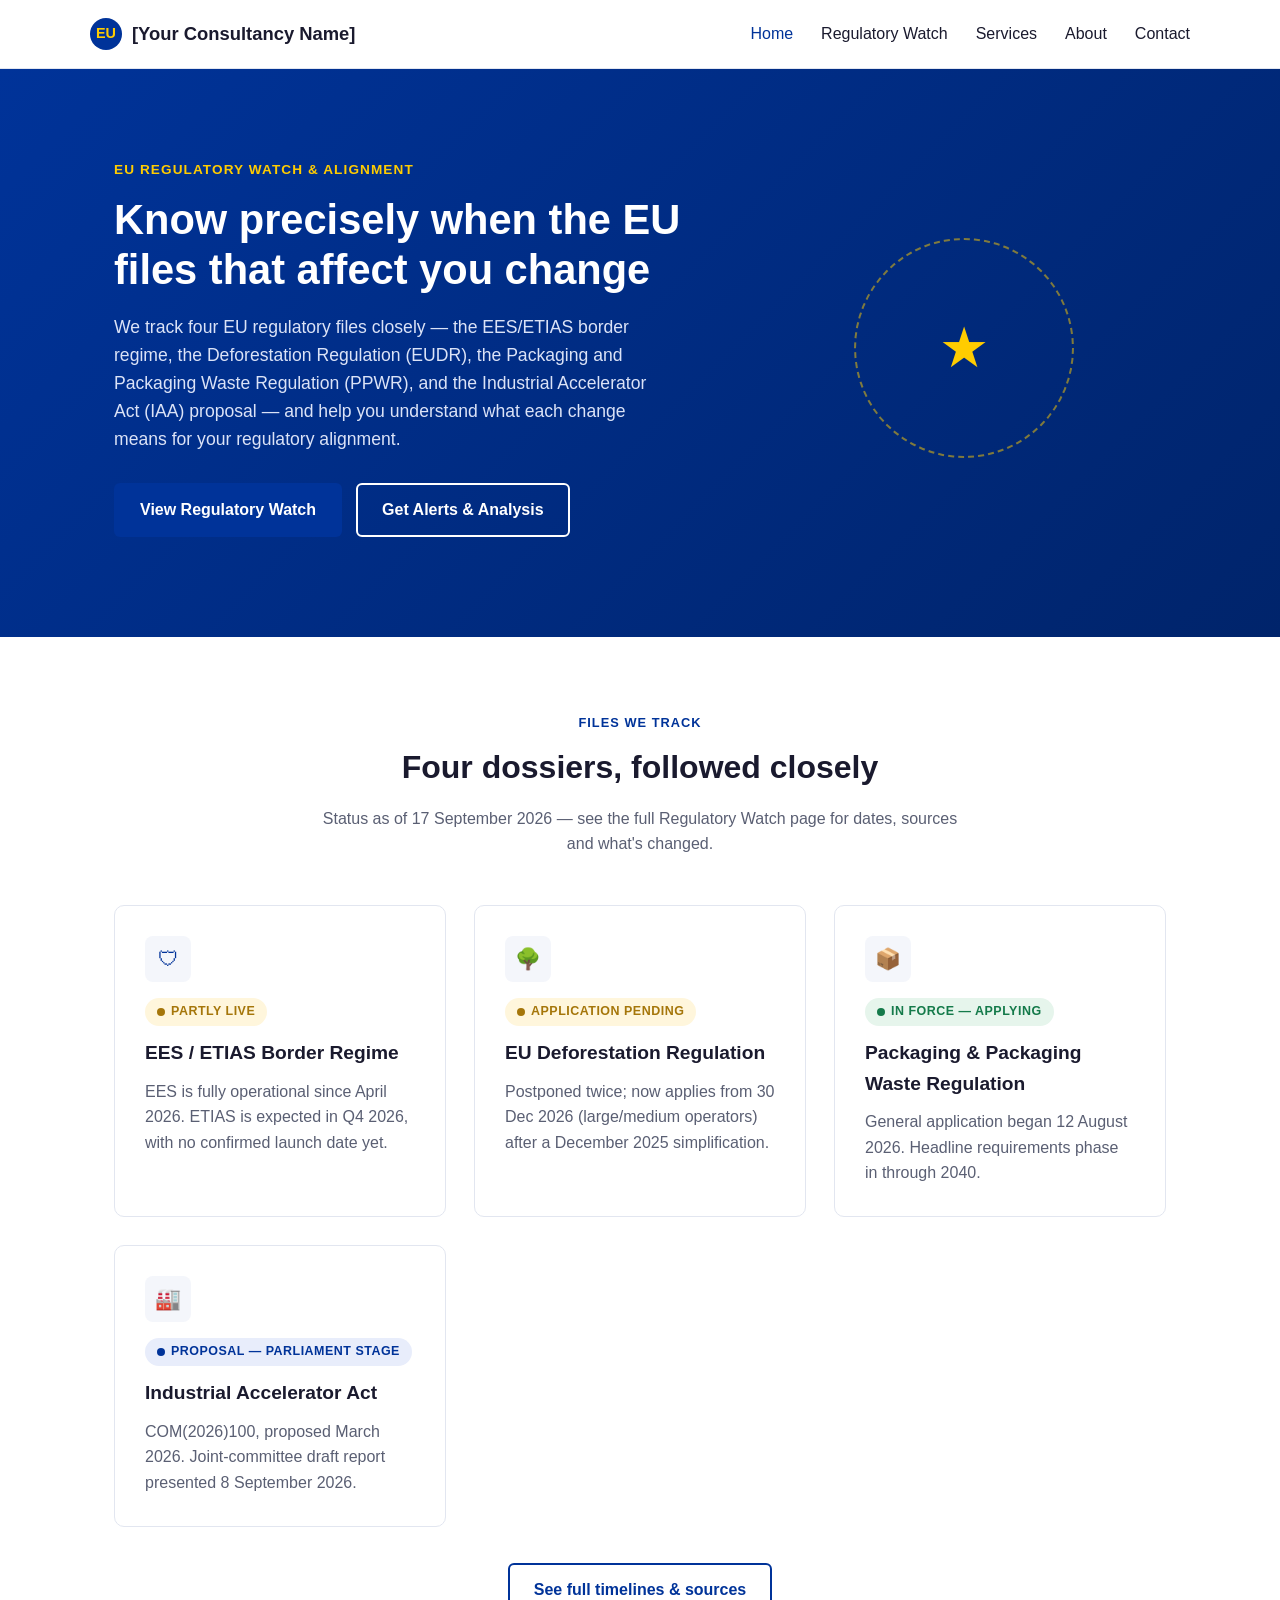
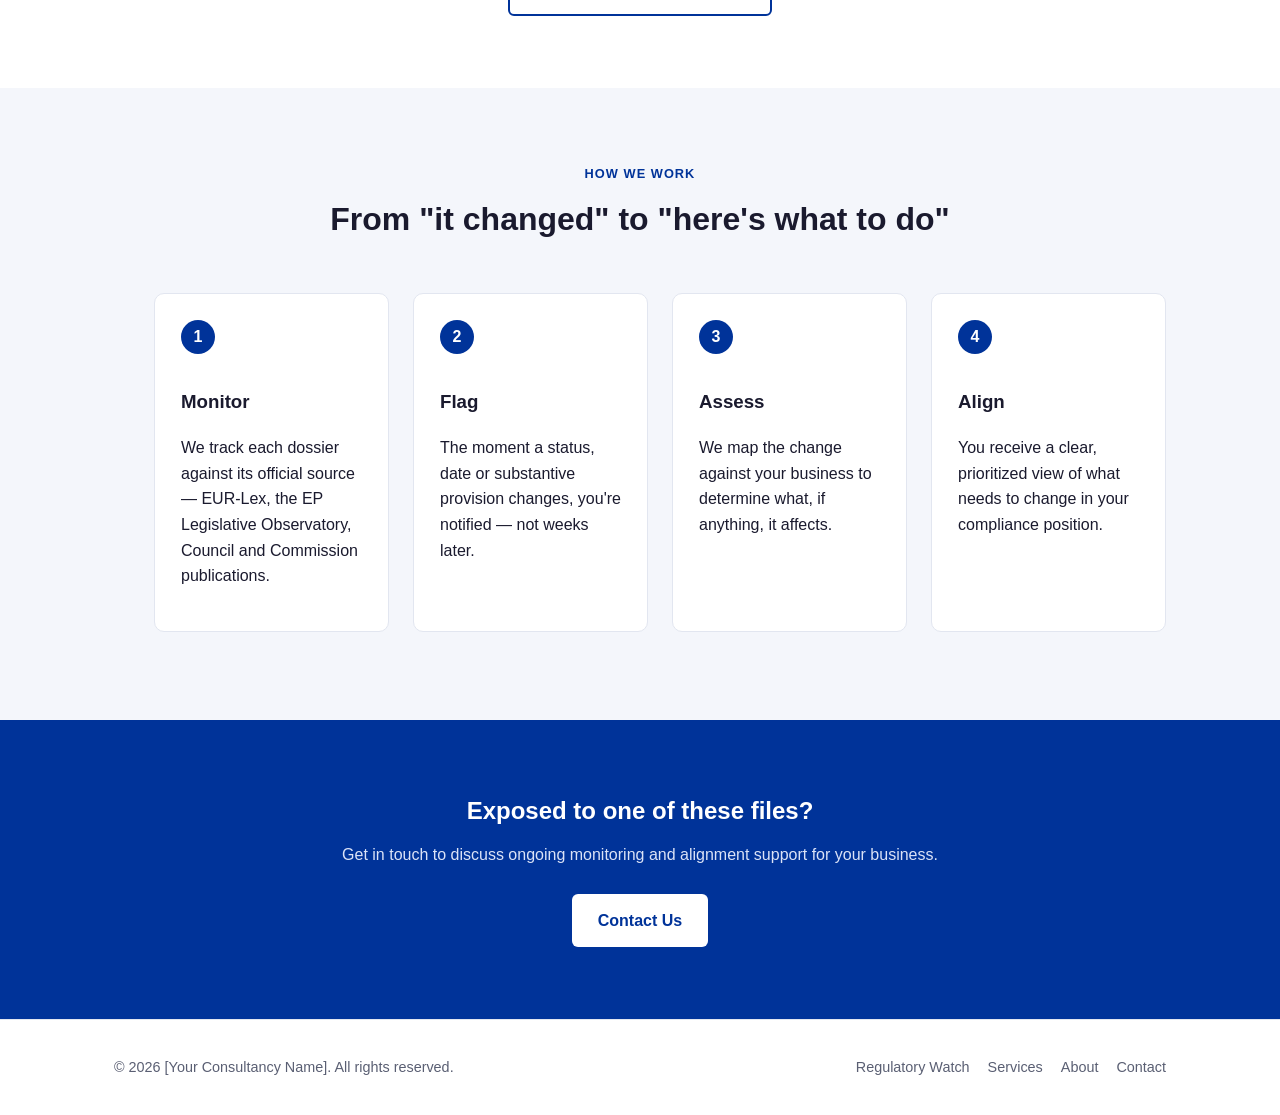
<file: index.html>
<!DOCTYPE html>
<html lang="en">
<head>
<meta charset="UTF-8" />
<meta name="viewport" content="width=device-width, initial-scale=1.0" />
<title>[Your Consultancy Name] — EU Regulatory Watch &amp; Alignment</title>
<meta name="description" content="Tracking the EES/ETIAS border regime, EUDR, PPWR and the Industrial Accelerator Act — and what each change means for your regulatory alignment." />
<link rel="stylesheet" href="css/style.css" />
</head>
<body>

<header class="site-header">
  <nav class="nav container">
    <a href="index.html" class="brand">
      <span class="stars">EU</span>
      [Your Consultancy Name]
    </a>
    <button class="nav-toggle" aria-label="Toggle navigation">&#9776;</button>
    <ul class="nav-links">
      <li><a href="index.html" class="active">Home</a></li>
      <li><a href="regulatory-watch.html">Regulatory Watch</a></li>
      <li><a href="services.html">Services</a></li>
      <li><a href="about.html">About</a></li>
      <li><a href="contact.html">Contact</a></li>
    </ul>
  </nav>
</header>

<main>

  <section class="hero">
    <div class="container">
      <div class="hero-copy">
        <span class="eyebrow">EU Regulatory Watch &amp; Alignment</span>
        <h1>Know precisely when the EU files that affect you change</h1>
        <p>
          We track four EU regulatory files closely — the EES/ETIAS border regime, the
          Deforestation Regulation (EUDR), the Packaging and Packaging Waste Regulation
          (PPWR), and the Industrial Accelerator Act (IAA) proposal — and help you understand
          what each change means for your regulatory alignment.
        </p>
        <div class="hero-actions">
          <a href="regulatory-watch.html" class="btn btn-primary">View Regulatory Watch</a>
          <a href="contact.html" class="btn btn-secondary">Get Alerts &amp; Analysis</a>
        </div>
      </div>
      <div class="hero-visual">
        <div class="stars-ring"></div>
      </div>
    </div>
  </section>

  <section>
    <div class="container">
      <div class="section-heading">
        <span class="eyebrow">Files We Track</span>
        <h2>Four dossiers, followed closely</h2>
        <p>Status as of 17 September 2026 — see the full Regulatory Watch page for dates, sources and what's changed.</p>
      </div>
      <div class="grid">
        <div class="card">
          <div class="icon">&#128737;</div>
          <span class="badge badge-pending" style="margin-bottom:12px;">Partly live</span>
          <h3>EES / ETIAS Border Regime</h3>
          <p>EES is fully operational since April 2026. ETIAS is expected in Q4 2026, with no confirmed launch date yet.</p>
        </div>
        <div class="card">
          <div class="icon">&#127795;</div>
          <span class="badge badge-pending" style="margin-bottom:12px;">Application pending</span>
          <h3>EU Deforestation Regulation</h3>
          <p>Postponed twice; now applies from 30 Dec 2026 (large/medium operators) after a December 2025 simplification.</p>
        </div>
        <div class="card">
          <div class="icon">&#128230;</div>
          <span class="badge badge-live" style="margin-bottom:12px;">In force — applying</span>
          <h3>Packaging &amp; Packaging Waste Regulation</h3>
          <p>General application began 12 August 2026. Headline requirements phase in through 2040.</p>
        </div>
        <div class="card">
          <div class="icon">&#127981;</div>
          <span class="badge badge-proposal" style="margin-bottom:12px;">Proposal — Parliament stage</span>
          <h3>Industrial Accelerator Act</h3>
          <p>COM(2026)100, proposed March 2026. Joint-committee draft report presented 8 September 2026.</p>
        </div>
      </div>
      <div style="text-align:center; margin-top:36px;">
        <a href="regulatory-watch.html" class="btn btn-secondary">See full timelines &amp; sources</a>
      </div>
    </div>
  </section>

  <section class="section-alt">
    <div class="container">
      <div class="section-heading">
        <span class="eyebrow">How We Work</span>
        <h2>From "it changed" to "here's what to do"</h2>
      </div>
      <ol class="process">
        <li>
          <h3>Monitor</h3>
          <p>We track each dossier against its official source — EUR-Lex, the EP Legislative Observatory, Council and Commission publications.</p>
        </li>
        <li>
          <h3>Flag</h3>
          <p>The moment a status, date or substantive provision changes, you're notified — not weeks later.</p>
        </li>
        <li>
          <h3>Assess</h3>
          <p>We map the change against your business to determine what, if anything, it affects.</p>
        </li>
        <li>
          <h3>Align</h3>
          <p>You receive a clear, prioritized view of what needs to change in your compliance position.</p>
        </li>
      </ol>
    </div>
  </section>

  <section class="cta-band">
    <div class="container">
      <h2>Exposed to one of these files?</h2>
      <p>Get in touch to discuss ongoing monitoring and alignment support for your business.</p>
      <a href="contact.html" class="btn btn-primary" style="background:#fff;color:var(--eu-blue);">Contact Us</a>
    </div>
  </section>

</main>

<footer class="site-footer">
  <div class="container footer-row">
    <span>&copy; 2026 [Your Consultancy Name]. All rights reserved.</span>
    <div class="footer-links">
      <a href="regulatory-watch.html">Regulatory Watch</a>
      <a href="services.html">Services</a>
      <a href="about.html">About</a>
      <a href="contact.html">Contact</a>
    </div>
  </div>
</footer>

<script src="js/main.js"></script>
</body>
</html>
</file>
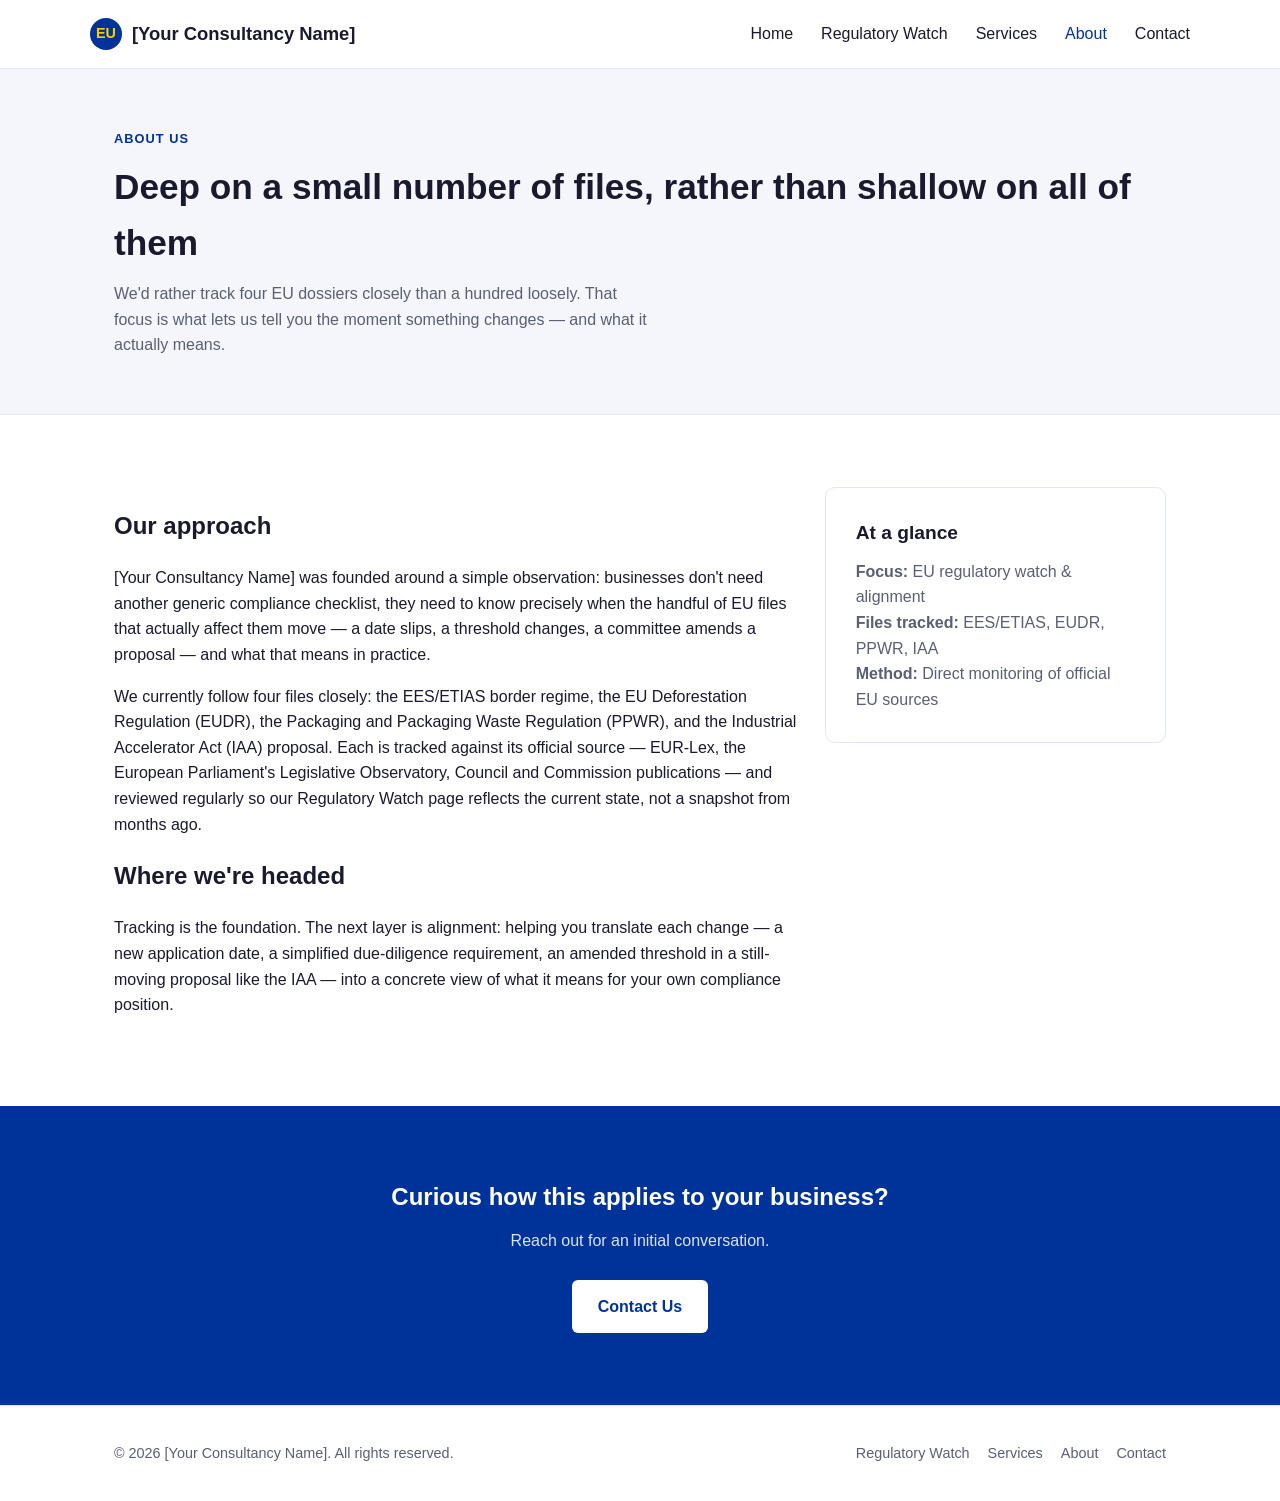
<file: about.html>
<!DOCTYPE html>
<html lang="en">
<head>
<meta charset="UTF-8" />
<meta name="viewport" content="width=device-width, initial-scale=1.0" />
<title>About — [Your Consultancy Name]</title>
<meta name="description" content="About [Your Consultancy Name], an EU regulatory watch and alignment advisory tracking the EES/ETIAS regime, EUDR, PPWR and the Industrial Accelerator Act." />
<link rel="stylesheet" href="css/style.css" />
</head>
<body>

<header class="site-header">
  <nav class="nav container">
    <a href="index.html" class="brand">
      <span class="stars">EU</span>
      [Your Consultancy Name]
    </a>
    <button class="nav-toggle" aria-label="Toggle navigation">&#9776;</button>
    <ul class="nav-links">
      <li><a href="index.html">Home</a></li>
      <li><a href="regulatory-watch.html">Regulatory Watch</a></li>
      <li><a href="services.html">Services</a></li>
      <li><a href="about.html" class="active">About</a></li>
      <li><a href="contact.html">Contact</a></li>
    </ul>
  </nav>
</header>

<main>

  <section class="page-header">
    <div class="container">
      <span class="eyebrow">About Us</span>
      <h1>Deep on a small number of files, rather than shallow on all of them</h1>
      <p>We'd rather track four EU dossiers closely than a hundred loosely. That focus is what lets us tell you the moment something changes — and what it actually means.</p>
    </div>
  </section>

  <section>
    <div class="container">
      <div class="grid" style="grid-template-columns: 2fr 1fr; align-items: start;">
        <div>
          <h2>Our approach</h2>
          <p>
            [Your Consultancy Name] was founded around a simple observation: businesses don't
            need another generic compliance checklist, they need to know precisely when the
            handful of EU files that actually affect them move — a date slips, a threshold
            changes, a committee amends a proposal — and what that means in practice.
          </p>
          <p>
            We currently follow four files closely: the EES/ETIAS border regime, the EU
            Deforestation Regulation (EUDR), the Packaging and Packaging Waste Regulation
            (PPWR), and the Industrial Accelerator Act (IAA) proposal. Each is tracked against
            its official source — EUR-Lex, the European Parliament's Legislative Observatory,
            Council and Commission publications — and reviewed regularly so our Regulatory
            Watch page reflects the current state, not a snapshot from months ago.
          </p>
          <h2>Where we're headed</h2>
          <p>
            Tracking is the foundation. The next layer is alignment: helping you translate each
            change — a new application date, a simplified due-diligence requirement, an amended
            threshold in a still-moving proposal like the IAA — into a concrete view of what it
            means for your own compliance position.
          </p>
        </div>
        <div>
          <div class="card">
            <h3>At a glance</h3>
            <p><strong>Focus:</strong> EU regulatory watch &amp; alignment</p>
            <p><strong>Files tracked:</strong> EES/ETIAS, EUDR, PPWR, IAA</p>
            <p><strong>Method:</strong> Direct monitoring of official EU sources</p>
          </div>
        </div>
      </div>
    </div>
  </section>

  <section class="cta-band">
    <div class="container">
      <h2>Curious how this applies to your business?</h2>
      <p>Reach out for an initial conversation.</p>
      <a href="contact.html" class="btn btn-primary" style="background:#fff;color:var(--eu-blue);">Contact Us</a>
    </div>
  </section>

</main>

<footer class="site-footer">
  <div class="container footer-row">
    <span>&copy; 2026 [Your Consultancy Name]. All rights reserved.</span>
    <div class="footer-links">
      <a href="regulatory-watch.html">Regulatory Watch</a>
      <a href="services.html">Services</a>
      <a href="about.html">About</a>
      <a href="contact.html">Contact</a>
    </div>
  </div>
</footer>

<script src="js/main.js"></script>
</body>
</html>
</file>
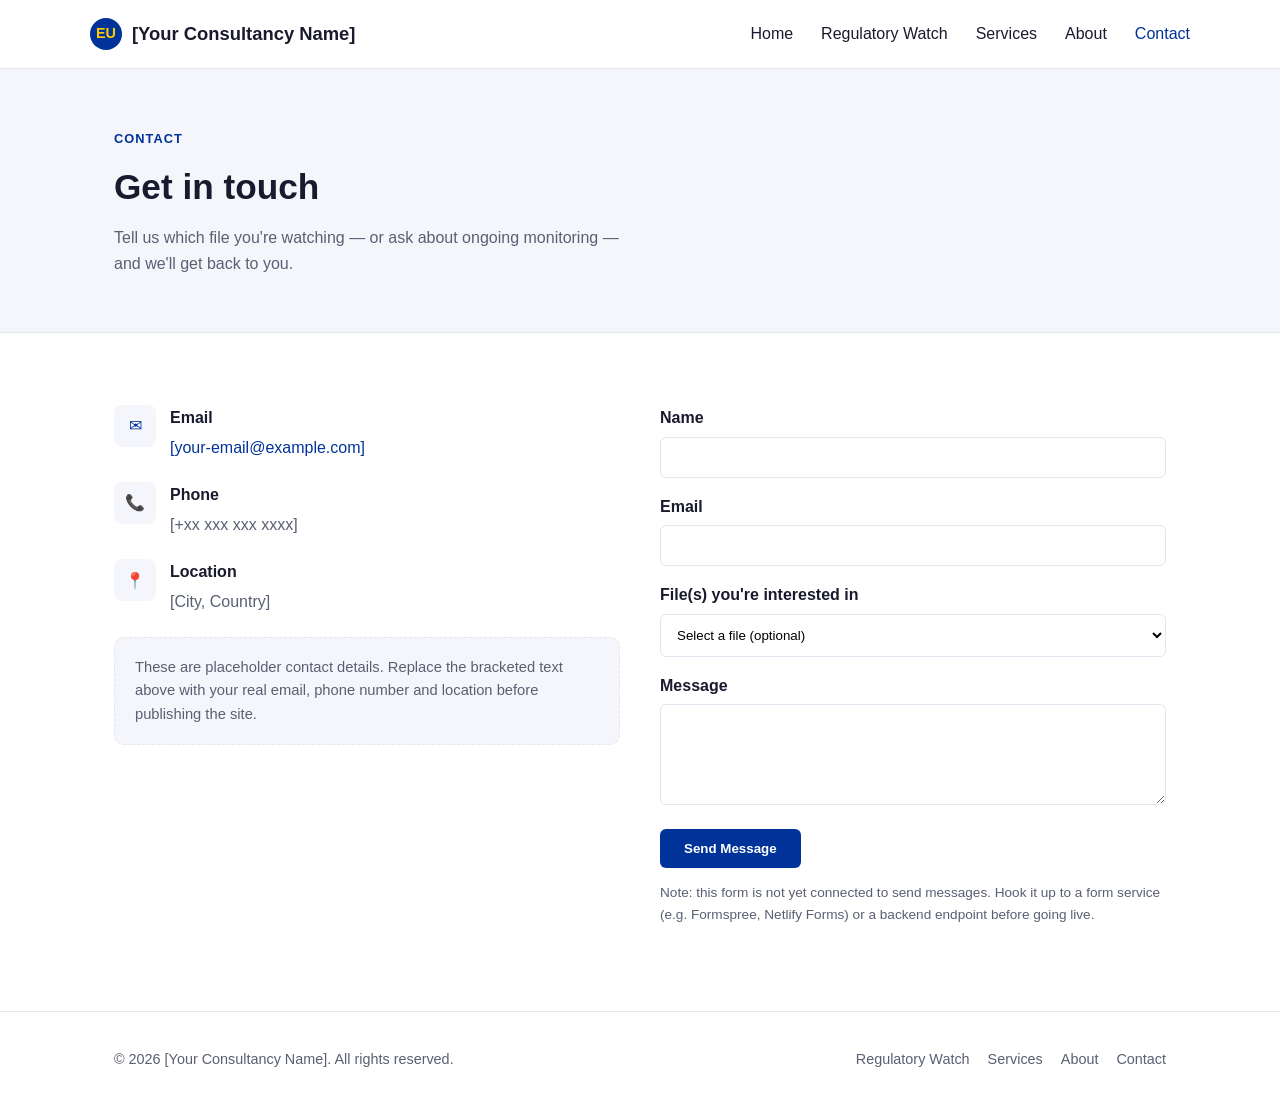
<file: contact.html>
<!DOCTYPE html>
<html lang="en">
<head>
<meta charset="UTF-8" />
<meta name="viewport" content="width=device-width, initial-scale=1.0" />
<title>Contact — [Your Consultancy Name]</title>
<meta name="description" content="Get in touch with [Your Consultancy Name] about tracking the EES/ETIAS regime, EUDR, PPWR or the Industrial Accelerator Act." />
<link rel="stylesheet" href="css/style.css" />
</head>
<body>

<header class="site-header">
  <nav class="nav container">
    <a href="index.html" class="brand">
      <span class="stars">EU</span>
      [Your Consultancy Name]
    </a>
    <button class="nav-toggle" aria-label="Toggle navigation">&#9776;</button>
    <ul class="nav-links">
      <li><a href="index.html">Home</a></li>
      <li><a href="regulatory-watch.html">Regulatory Watch</a></li>
      <li><a href="services.html">Services</a></li>
      <li><a href="about.html">About</a></li>
      <li><a href="contact.html" class="active">Contact</a></li>
    </ul>
  </nav>
</header>

<main>

  <section class="page-header">
    <div class="container">
      <span class="eyebrow">Contact</span>
      <h1>Get in touch</h1>
      <p>Tell us which file you're watching — or ask about ongoing monitoring — and we'll get back to you.</p>
    </div>
  </section>

  <section>
    <div class="container contact-grid">
      <div class="contact-info">
        <div class="item">
          <div class="icon">&#9993;</div>
          <div>
            <h4>Email</h4>
            <p><a href="mailto:[your-email@example.com]">[your-email@example.com]</a></p>
          </div>
        </div>
        <div class="item">
          <div class="icon">&#128222;</div>
          <div>
            <h4>Phone</h4>
            <p>[+xx xxx xxx xxxx]</p>
          </div>
        </div>
        <div class="item">
          <div class="icon">&#128205;</div>
          <div>
            <h4>Location</h4>
            <p>[City, Country]</p>
          </div>
        </div>
        <div class="note-box">
          These are placeholder contact details. Replace the bracketed text above with your
          real email, phone number and location before publishing the site.
        </div>
      </div>

      <div class="contact-form">
        <form>
          <div style="margin-bottom:16px;">
            <label for="name" style="display:block; margin-bottom:6px; font-weight:600;">Name</label>
            <input type="text" id="name" name="name" required
              style="width:100%; padding:12px; border:1px solid var(--border); border-radius:6px;" />
          </div>
          <div style="margin-bottom:16px;">
            <label for="email" style="display:block; margin-bottom:6px; font-weight:600;">Email</label>
            <input type="email" id="email" name="email" required
              style="width:100%; padding:12px; border:1px solid var(--border); border-radius:6px;" />
          </div>
          <div style="margin-bottom:16px;">
            <label for="dossier" style="display:block; margin-bottom:6px; font-weight:600;">File(s) you're interested in</label>
            <select id="dossier" name="dossier"
              style="width:100%; padding:12px; border:1px solid var(--border); border-radius:6px; font-family:inherit; background:#fff;">
              <option value="">Select a file (optional)</option>
              <option value="ees-etias">EES / ETIAS Border Regime</option>
              <option value="eudr">EU Deforestation Regulation (EUDR)</option>
              <option value="ppwr">Packaging &amp; Packaging Waste Regulation (PPWR)</option>
              <option value="iaa">Industrial Accelerator Act (IAA)</option>
              <option value="other">Something else</option>
            </select>
          </div>
          <div style="margin-bottom:16px;">
            <label for="message" style="display:block; margin-bottom:6px; font-weight:600;">Message</label>
            <textarea id="message" name="message" rows="5" required
              style="width:100%; padding:12px; border:1px solid var(--border); border-radius:6px; font-family:inherit;"></textarea>
          </div>
          <button type="submit" class="btn btn-primary" style="border:none;">Send Message</button>
          <p style="margin-top:14px; font-size:0.85rem; color:var(--muted);">
            Note: this form is not yet connected to send messages. Hook it up to a form service
            (e.g. Formspree, Netlify Forms) or a backend endpoint before going live.
          </p>
        </form>
      </div>
    </div>
  </section>

</main>

<footer class="site-footer">
  <div class="container footer-row">
    <span>&copy; 2026 [Your Consultancy Name]. All rights reserved.</span>
    <div class="footer-links">
      <a href="regulatory-watch.html">Regulatory Watch</a>
      <a href="services.html">Services</a>
      <a href="about.html">About</a>
      <a href="contact.html">Contact</a>
    </div>
  </div>
</footer>

<script src="js/main.js"></script>
</body>
</html>
</file>
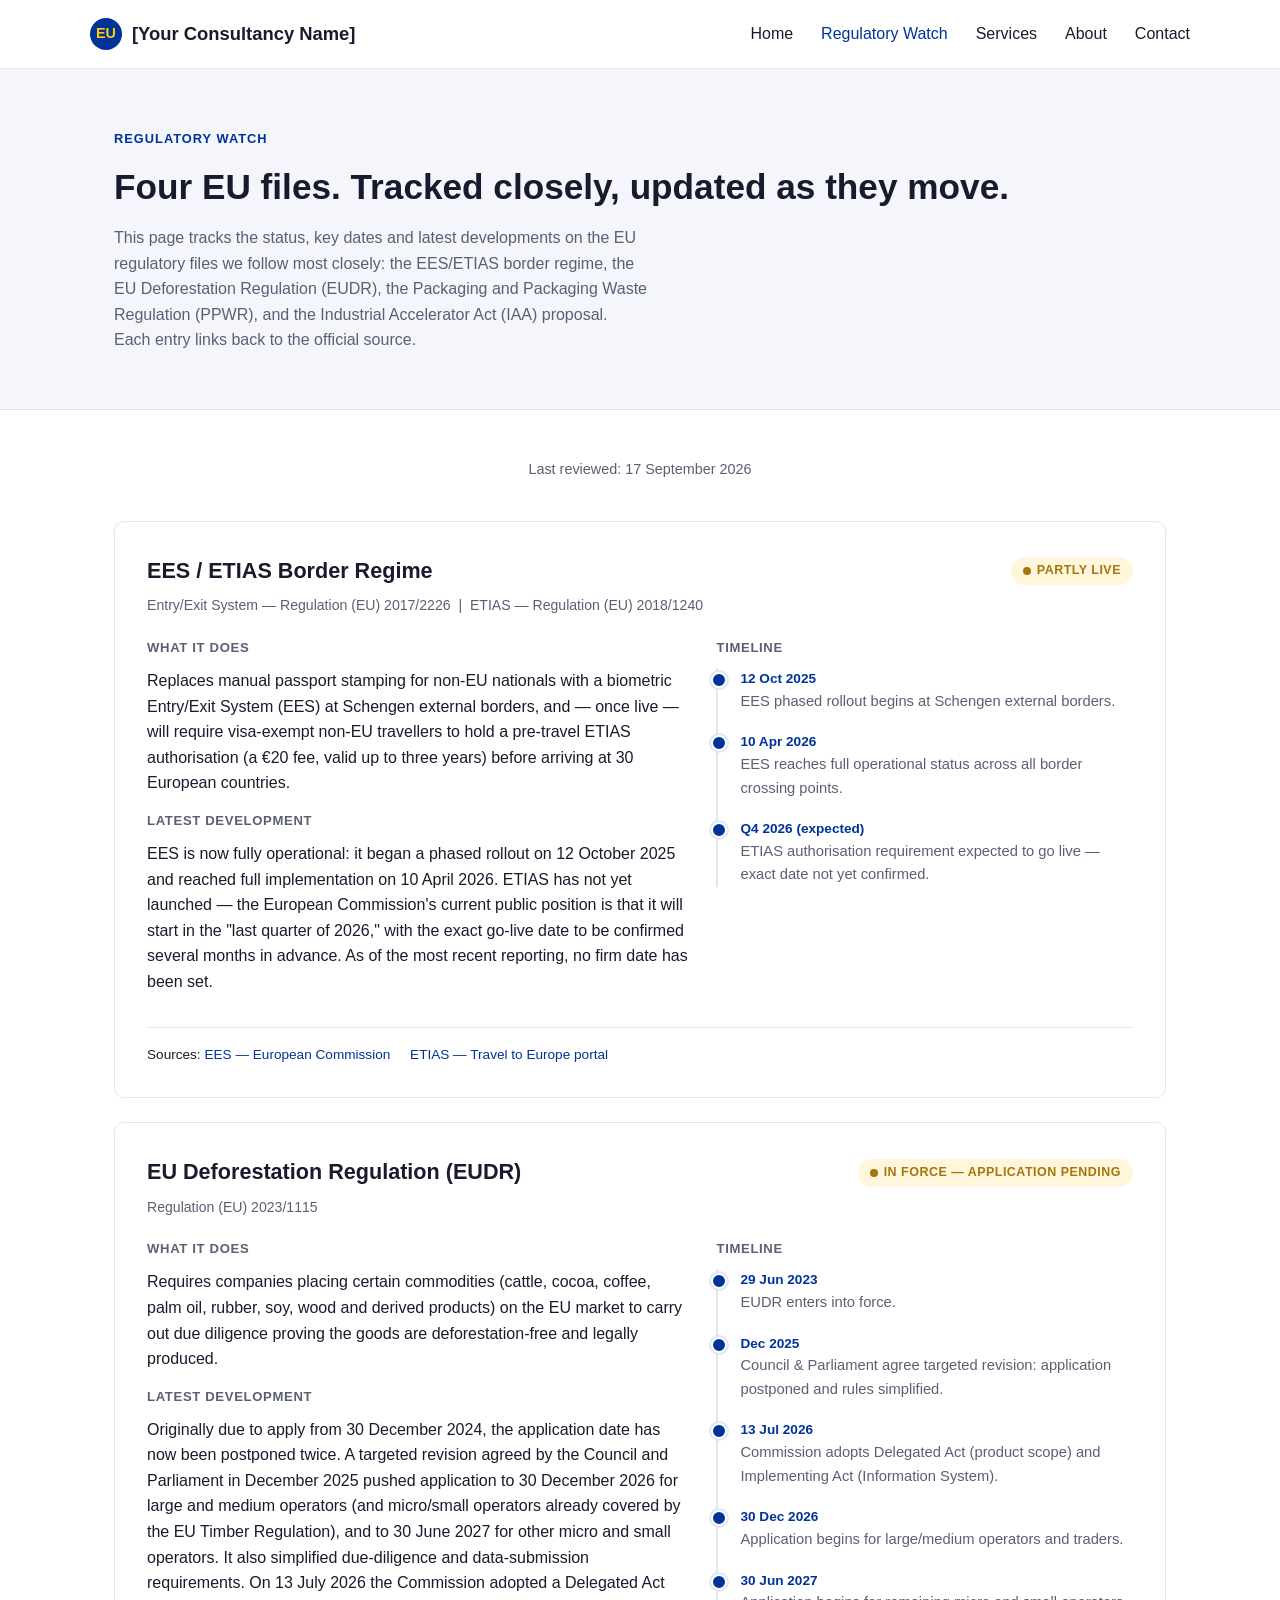
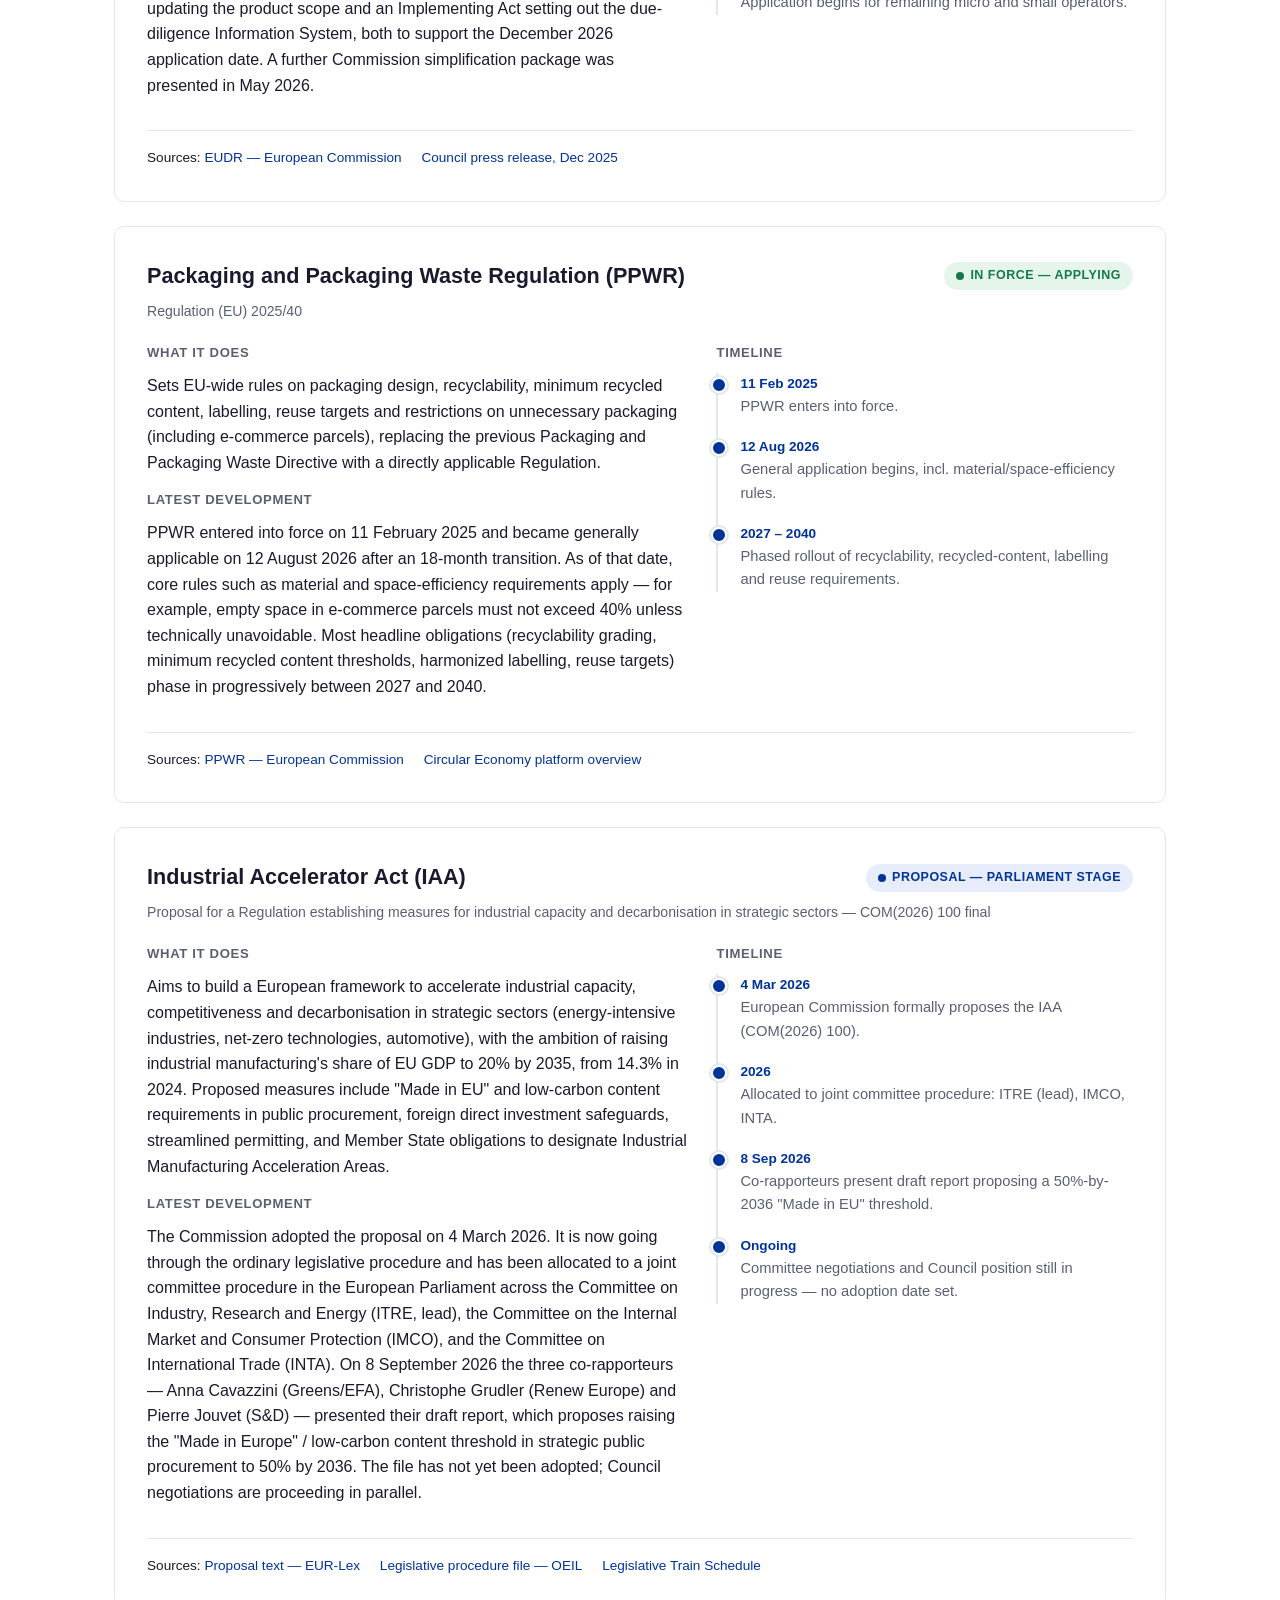
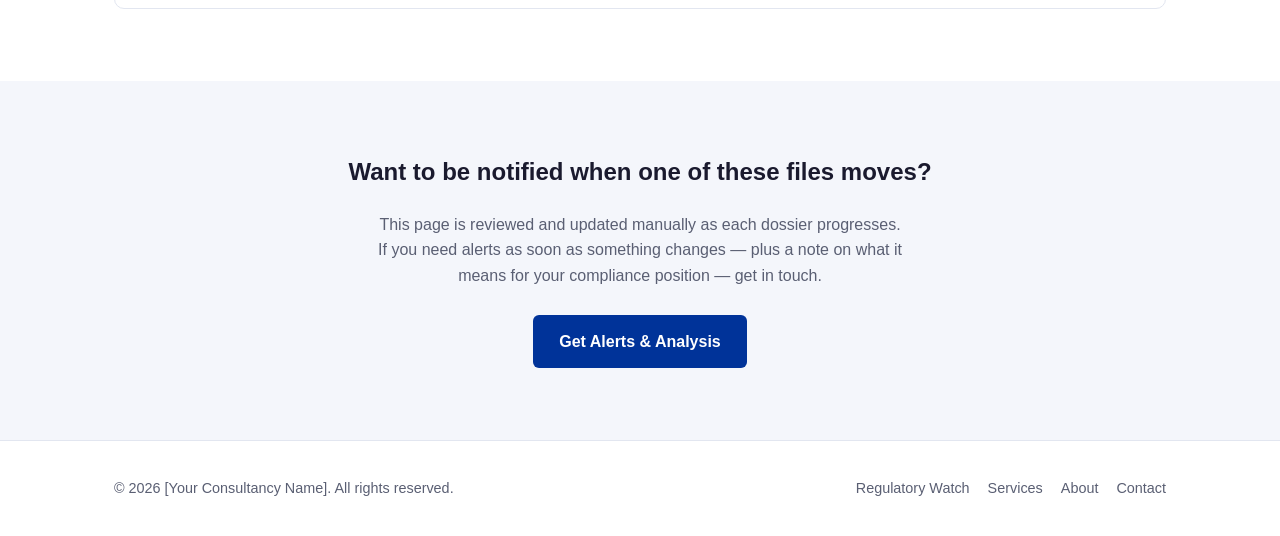
<file: regulatory-watch.html>
<!DOCTYPE html>
<html lang="en">
<head>
<meta charset="UTF-8" />
<meta name="viewport" content="width=device-width, initial-scale=1.0" />
<title>Regulatory Watch — [Your Consultancy Name]</title>
<meta name="description" content="Tracking the EES/ETIAS border regime, the EU Deforestation Regulation (EUDR), the Packaging and Packaging Waste Regulation (PPWR), and the Industrial Accelerator Act (IAA) — status, dates and what changes." />
<link rel="stylesheet" href="css/style.css" />
</head>
<body>

<header class="site-header">
  <nav class="nav container">
    <a href="index.html" class="brand">
      <span class="stars">EU</span>
      [Your Consultancy Name]
    </a>
    <button class="nav-toggle" aria-label="Toggle navigation">&#9776;</button>
    <ul class="nav-links">
      <li><a href="index.html">Home</a></li>
      <li><a href="regulatory-watch.html" class="active">Regulatory Watch</a></li>
      <li><a href="services.html">Services</a></li>
      <li><a href="about.html">About</a></li>
      <li><a href="contact.html">Contact</a></li>
    </ul>
  </nav>
</header>

<main>

  <section class="page-header">
    <div class="container">
      <span class="eyebrow">Regulatory Watch</span>
      <h1>Four EU files. Tracked closely, updated as they move.</h1>
      <p>
        This page tracks the status, key dates and latest developments on the EU regulatory
        files we follow most closely: the EES/ETIAS border regime, the EU Deforestation
        Regulation (EUDR), the Packaging and Packaging Waste Regulation (PPWR), and the
        Industrial Accelerator Act (IAA) proposal. Each entry links back to the official source.
      </p>
    </div>
  </section>

  <section>
    <div class="container">
      <p class="last-updated">Last reviewed: 17 September 2026</p>

      <div class="dossier-list">

        <!-- EES / ETIAS -->
        <div class="dossier-card" id="ees-etias">
          <div class="dossier-head">
            <h3>EES / ETIAS Border Regime</h3>
            <span class="badge badge-pending">Partly live</span>
          </div>
          <p class="dossier-ref">
            Entry/Exit System — Regulation (EU) 2017/2226 &nbsp;|&nbsp;
            ETIAS — Regulation (EU) 2018/1240
          </p>
          <div class="dossier-body">
            <div>
              <h4>What it does</h4>
              <p>
                Replaces manual passport stamping for non-EU nationals with a biometric
                Entry/Exit System (EES) at Schengen external borders, and — once live — will
                require visa-exempt non-EU travellers to hold a pre-travel ETIAS authorisation
                (a €20 fee, valid up to three years) before arriving at 30 European countries.
              </p>
              <h4>Latest development</h4>
              <p>
                EES is now fully operational: it began a phased rollout on 12 October 2025 and
                reached full implementation on 10 April 2026. ETIAS has not yet launched — the
                European Commission's current public position is that it will start in the
                "last quarter of 2026," with the exact go-live date to be confirmed several
                months in advance. As of the most recent reporting, no firm date has been set.
              </p>
            </div>
            <div>
              <h4>Timeline</h4>
              <ul class="timeline">
                <li>
                  <span class="date">12 Oct 2025</span>
                  <span class="desc">EES phased rollout begins at Schengen external borders.</span>
                </li>
                <li>
                  <span class="date">10 Apr 2026</span>
                  <span class="desc">EES reaches full operational status across all border crossing points.</span>
                </li>
                <li>
                  <span class="date">Q4 2026 (expected)</span>
                  <span class="desc">ETIAS authorisation requirement expected to go live — exact date not yet confirmed.</span>
                </li>
              </ul>
            </div>
          </div>
          <div class="dossier-sources">
            Sources:
            <a href="https://home-affairs.ec.europa.eu/policies/schengen-borders-and-visa/smart-borders/entry-exit-system_en" target="_blank" rel="noopener">EES — European Commission</a>
            <a href="https://travel-europe.europa.eu/etias_en" target="_blank" rel="noopener">ETIAS — Travel to Europe portal</a>
          </div>
        </div>

        <!-- EUDR -->
        <div class="dossier-card" id="eudr">
          <div class="dossier-head">
            <h3>EU Deforestation Regulation (EUDR)</h3>
            <span class="badge badge-pending">In force — application pending</span>
          </div>
          <p class="dossier-ref">Regulation (EU) 2023/1115</p>
          <div class="dossier-body">
            <div>
              <h4>What it does</h4>
              <p>
                Requires companies placing certain commodities (cattle, cocoa, coffee, palm oil,
                rubber, soy, wood and derived products) on the EU market to carry out due
                diligence proving the goods are deforestation-free and legally produced.
              </p>
              <h4>Latest development</h4>
              <p>
                Originally due to apply from 30 December 2024, the application date has now
                been postponed twice. A targeted revision agreed by the Council and Parliament
                in December 2025 pushed application to 30 December 2026 for large and medium
                operators (and micro/small operators already covered by the EU Timber
                Regulation), and to 30 June 2027 for other micro and small operators. It also
                simplified due-diligence and data-submission requirements. On 13 July 2026 the
                Commission adopted a Delegated Act updating the product scope and an
                Implementing Act setting out the due-diligence Information System, both to
                support the December 2026 application date. A further Commission
                simplification package was presented in May 2026.
              </p>
            </div>
            <div>
              <h4>Timeline</h4>
              <ul class="timeline">
                <li>
                  <span class="date">29 Jun 2023</span>
                  <span class="desc">EUDR enters into force.</span>
                </li>
                <li>
                  <span class="date">Dec 2025</span>
                  <span class="desc">Council &amp; Parliament agree targeted revision: application postponed and rules simplified.</span>
                </li>
                <li>
                  <span class="date">13 Jul 2026</span>
                  <span class="desc">Commission adopts Delegated Act (product scope) and Implementing Act (Information System).</span>
                </li>
                <li>
                  <span class="date">30 Dec 2026</span>
                  <span class="desc">Application begins for large/medium operators and traders.</span>
                </li>
                <li>
                  <span class="date">30 Jun 2027</span>
                  <span class="desc">Application begins for remaining micro and small operators.</span>
                </li>
              </ul>
            </div>
          </div>
          <div class="dossier-sources">
            Sources:
            <a href="https://environment.ec.europa.eu/topics/forests/deforestation/regulation-deforestation-free-products_en" target="_blank" rel="noopener">EUDR — European Commission</a>
            <a href="https://www.consilium.europa.eu/en/press/press-releases/2025/12/18/deforestation-council-signs-off-targeted-revision-to-simplify-and-postpone-the-regulation/" target="_blank" rel="noopener">Council press release, Dec 2025</a>
          </div>
        </div>

        <!-- PPWR -->
        <div class="dossier-card" id="ppwr">
          <div class="dossier-head">
            <h3>Packaging and Packaging Waste Regulation (PPWR)</h3>
            <span class="badge badge-live">In force — applying</span>
          </div>
          <p class="dossier-ref">Regulation (EU) 2025/40</p>
          <div class="dossier-body">
            <div>
              <h4>What it does</h4>
              <p>
                Sets EU-wide rules on packaging design, recyclability, minimum recycled
                content, labelling, reuse targets and restrictions on unnecessary packaging
                (including e-commerce parcels), replacing the previous Packaging and Packaging
                Waste Directive with a directly applicable Regulation.
              </p>
              <h4>Latest development</h4>
              <p>
                PPWR entered into force on 11 February 2025 and became generally applicable on
                12 August 2026 after an 18-month transition. As of that date, core rules such as
                material and space-efficiency requirements apply — for example, empty space in
                e-commerce parcels must not exceed 40% unless technically unavoidable. Most
                headline obligations (recyclability grading, minimum recycled content
                thresholds, harmonized labelling, reuse targets) phase in progressively between
                2027 and 2040.
              </p>
            </div>
            <div>
              <h4>Timeline</h4>
              <ul class="timeline">
                <li>
                  <span class="date">11 Feb 2025</span>
                  <span class="desc">PPWR enters into force.</span>
                </li>
                <li>
                  <span class="date">12 Aug 2026</span>
                  <span class="desc">General application begins, incl. material/space-efficiency rules.</span>
                </li>
                <li>
                  <span class="date">2027 – 2040</span>
                  <span class="desc">Phased rollout of recyclability, recycled-content, labelling and reuse requirements.</span>
                </li>
              </ul>
            </div>
          </div>
          <div class="dossier-sources">
            Sources:
            <a href="https://environment.ec.europa.eu/topics/waste-and-recycling/packaging-waste_en" target="_blank" rel="noopener">PPWR — European Commission</a>
            <a href="https://circulareconomy.europa.eu/node/9786" target="_blank" rel="noopener">Circular Economy platform overview</a>
          </div>
        </div>

        <!-- IAA -->
        <div class="dossier-card" id="iaa">
          <div class="dossier-head">
            <h3>Industrial Accelerator Act (IAA)</h3>
            <span class="badge badge-proposal">Proposal — Parliament stage</span>
          </div>
          <p class="dossier-ref">
            Proposal for a Regulation establishing measures for industrial capacity and
            decarbonisation in strategic sectors — COM(2026) 100 final
          </p>
          <div class="dossier-body">
            <div>
              <h4>What it does</h4>
              <p>
                Aims to build a European framework to accelerate industrial capacity,
                competitiveness and decarbonisation in strategic sectors (energy-intensive
                industries, net-zero technologies, automotive), with the ambition of raising
                industrial manufacturing's share of EU GDP to 20% by 2035, from 14.3% in 2024.
                Proposed measures include "Made in EU" and low-carbon content requirements in
                public procurement, foreign direct investment safeguards, streamlined permitting,
                and Member State obligations to designate Industrial Manufacturing Acceleration
                Areas.
              </p>
              <h4>Latest development</h4>
              <p>
                The Commission adopted the proposal on 4 March 2026. It is now going through the
                ordinary legislative procedure and has been allocated to a joint committee
                procedure in the European Parliament across the Committee on Industry, Research
                and Energy (ITRE, lead), the Committee on the Internal Market and Consumer
                Protection (IMCO), and the Committee on International Trade (INTA). On
                8 September 2026 the three co-rapporteurs — Anna Cavazzini (Greens/EFA), Christophe
                Grudler (Renew Europe) and Pierre Jouvet (S&amp;D) — presented their draft report,
                which proposes raising the "Made in Europe" / low-carbon content threshold in
                strategic public procurement to 50% by 2036. The file has not yet been adopted;
                Council negotiations are proceeding in parallel.
              </p>
            </div>
            <div>
              <h4>Timeline</h4>
              <ul class="timeline">
                <li>
                  <span class="date">4 Mar 2026</span>
                  <span class="desc">European Commission formally proposes the IAA (COM(2026) 100).</span>
                </li>
                <li>
                  <span class="date">2026</span>
                  <span class="desc">Allocated to joint committee procedure: ITRE (lead), IMCO, INTA.</span>
                </li>
                <li>
                  <span class="date">8 Sep 2026</span>
                  <span class="desc">Co-rapporteurs present draft report proposing a 50%-by-2036 "Made in EU" threshold.</span>
                </li>
                <li>
                  <span class="date">Ongoing</span>
                  <span class="desc">Committee negotiations and Council position still in progress — no adoption date set.</span>
                </li>
              </ul>
            </div>
          </div>
          <div class="dossier-sources">
            Sources:
            <a href="https://eur-lex.europa.eu/legal-content/EN/TXT/?uri=celex%3A52026PC0100" target="_blank" rel="noopener">Proposal text — EUR-Lex</a>
            <a href="https://oeil.europarl.europa.eu/oeil/en/procedure-file?reference=2026/0100(COD)" target="_blank" rel="noopener">Legislative procedure file — OEIL</a>
            <a href="https://www.europarl.europa.eu/legislative-train/theme-a-new-plan-for-europe-s-sustainable-prosperity-and-competitiveness/file-industrial-decarbonisation-accelerator-act" target="_blank" rel="noopener">Legislative Train Schedule</a>
          </div>
        </div>

      </div>
    </div>
  </section>

  <section class="section-alt">
    <div class="container" style="text-align:center;">
      <h2 style="margin-top:0;">Want to be notified when one of these files moves?</h2>
      <p style="color:var(--muted); max-width:60ch; margin:0 auto 26px;">
        This page is reviewed and updated manually as each dossier progresses. If you need
        alerts as soon as something changes — plus a note on what it means for your
        compliance position — get in touch.
      </p>
      <a href="contact.html" class="btn btn-primary">Get Alerts &amp; Analysis</a>
    </div>
  </section>

</main>

<footer class="site-footer">
  <div class="container footer-row">
    <span>&copy; 2026 [Your Consultancy Name]. All rights reserved.</span>
    <div class="footer-links">
      <a href="regulatory-watch.html">Regulatory Watch</a>
      <a href="services.html">Services</a>
      <a href="about.html">About</a>
      <a href="contact.html">Contact</a>
    </div>
  </div>
</footer>

<script src="js/main.js"></script>
</body>
</html>
</file>
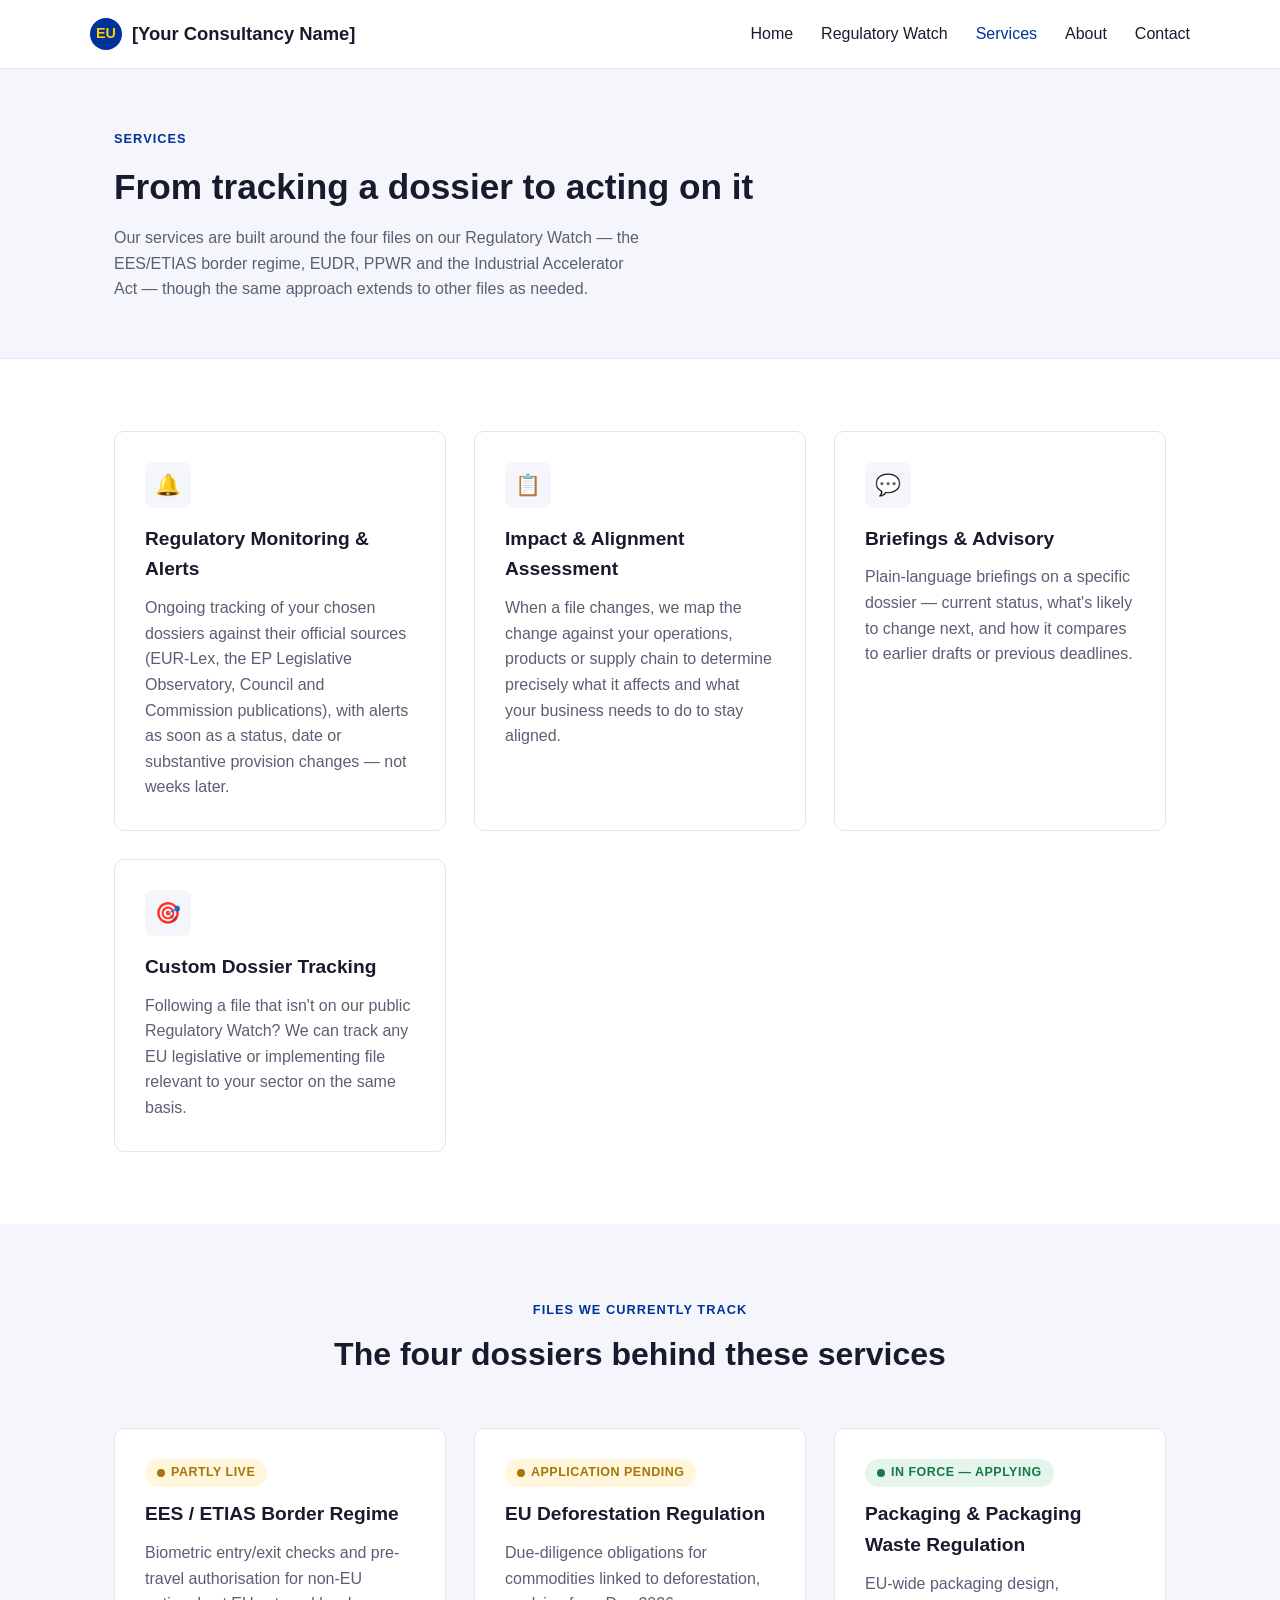
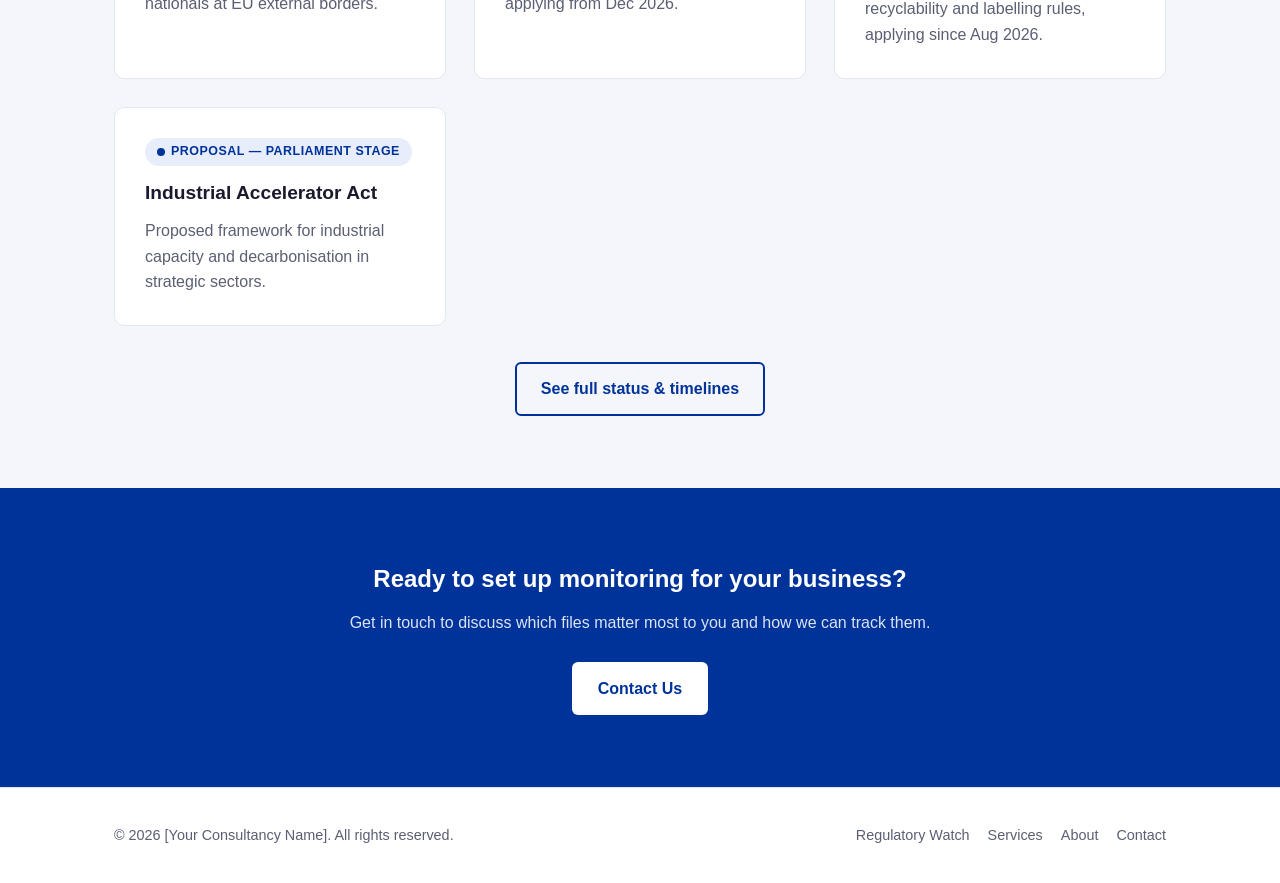
<file: services.html>
<!DOCTYPE html>
<html lang="en">
<head>
<meta charset="UTF-8" />
<meta name="viewport" content="width=device-width, initial-scale=1.0" />
<title>Services — [Your Consultancy Name]</title>
<meta name="description" content="Regulatory monitoring, alerts and alignment services for the EES/ETIAS border regime, EUDR, PPWR and the Industrial Accelerator Act." />
<link rel="stylesheet" href="css/style.css" />
</head>
<body>

<header class="site-header">
  <nav class="nav container">
    <a href="index.html" class="brand">
      <span class="stars">EU</span>
      [Your Consultancy Name]
    </a>
    <button class="nav-toggle" aria-label="Toggle navigation">&#9776;</button>
    <ul class="nav-links">
      <li><a href="index.html">Home</a></li>
      <li><a href="regulatory-watch.html">Regulatory Watch</a></li>
      <li><a href="services.html" class="active">Services</a></li>
      <li><a href="about.html">About</a></li>
      <li><a href="contact.html">Contact</a></li>
    </ul>
  </nav>
</header>

<main>

  <section class="page-header">
    <div class="container">
      <span class="eyebrow">Services</span>
      <h1>From tracking a dossier to acting on it</h1>
      <p>Our services are built around the four files on our Regulatory Watch — the EES/ETIAS border regime, EUDR, PPWR and the Industrial Accelerator Act — though the same approach extends to other files as needed.</p>
    </div>
  </section>

  <section>
    <div class="container">
      <div class="grid">
        <div class="card">
          <div class="icon">&#128276;</div>
          <h3>Regulatory Monitoring &amp; Alerts</h3>
          <p>
            Ongoing tracking of your chosen dossiers against their official sources (EUR-Lex,
            the EP Legislative Observatory, Council and Commission publications), with alerts
            as soon as a status, date or substantive provision changes — not weeks later.
          </p>
        </div>
        <div class="card">
          <div class="icon">&#128203;</div>
          <h3>Impact &amp; Alignment Assessment</h3>
          <p>
            When a file changes, we map the change against your operations, products or
            supply chain to determine precisely what it affects and what your business needs
            to do to stay aligned.
          </p>
        </div>
        <div class="card">
          <div class="icon">&#128172;</div>
          <h3>Briefings &amp; Advisory</h3>
          <p>
            Plain-language briefings on a specific dossier — current status, what's likely to
            change next, and how it compares to earlier drafts or previous deadlines.
          </p>
        </div>
        <div class="card">
          <div class="icon">&#127919;</div>
          <h3>Custom Dossier Tracking</h3>
          <p>
            Following a file that isn't on our public Regulatory Watch? We can track any EU
            legislative or implementing file relevant to your sector on the same basis.
          </p>
        </div>
      </div>
    </div>
  </section>

  <section class="section-alt">
    <div class="container">
      <div class="section-heading">
        <span class="eyebrow">Files We Currently Track</span>
        <h2>The four dossiers behind these services</h2>
      </div>
      <div class="grid">
        <div class="card">
          <span class="badge badge-pending" style="margin-bottom:12px;">Partly live</span>
          <h3>EES / ETIAS Border Regime</h3>
          <p>Biometric entry/exit checks and pre-travel authorisation for non-EU nationals at EU external borders.</p>
        </div>
        <div class="card">
          <span class="badge badge-pending" style="margin-bottom:12px;">Application pending</span>
          <h3>EU Deforestation Regulation</h3>
          <p>Due-diligence obligations for commodities linked to deforestation, applying from Dec 2026.</p>
        </div>
        <div class="card">
          <span class="badge badge-live" style="margin-bottom:12px;">In force — applying</span>
          <h3>Packaging &amp; Packaging Waste Regulation</h3>
          <p>EU-wide packaging design, recyclability and labelling rules, applying since Aug 2026.</p>
        </div>
        <div class="card">
          <span class="badge badge-proposal" style="margin-bottom:12px;">Proposal — Parliament stage</span>
          <h3>Industrial Accelerator Act</h3>
          <p>Proposed framework for industrial capacity and decarbonisation in strategic sectors.</p>
        </div>
      </div>
      <div style="text-align:center; margin-top:36px;">
        <a href="regulatory-watch.html" class="btn btn-secondary">See full status &amp; timelines</a>
      </div>
    </div>
  </section>

  <section class="cta-band">
    <div class="container">
      <h2>Ready to set up monitoring for your business?</h2>
      <p>Get in touch to discuss which files matter most to you and how we can track them.</p>
      <a href="contact.html" class="btn btn-primary" style="background:#fff;color:var(--eu-blue);">Contact Us</a>
    </div>
  </section>

</main>

<footer class="site-footer">
  <div class="container footer-row">
    <span>&copy; 2026 [Your Consultancy Name]. All rights reserved.</span>
    <div class="footer-links">
      <a href="regulatory-watch.html">Regulatory Watch</a>
      <a href="services.html">Services</a>
      <a href="about.html">About</a>
      <a href="contact.html">Contact</a>
    </div>
  </div>
</footer>

<script src="js/main.js"></script>
</body>
</html>
</file>
<file: css/style.css>
/* ===== Design tokens ===== */
:root {
  --eu-blue: #003399;
  --eu-blue-dark: #00246b;
  --eu-gold: #ffcc00;
  --ink: #1a1a2e;
  --muted: #5a5f73;
  --bg: #ffffff;
  --bg-alt: #f4f6fb;
  --border: #e2e6f0;
  --radius: 10px;
  --max-width: 1100px;
}

* { box-sizing: border-box; }

html { scroll-behavior: smooth; }

body {
  margin: 0;
  font-family: -apple-system, BlinkMacSystemFont, "Segoe UI", Roboto, Helvetica, Arial, sans-serif;
  color: var(--ink);
  background: var(--bg);
  line-height: 1.6;
}

img { max-width: 100%; display: block; }

a { color: var(--eu-blue); text-decoration: none; }
a:hover { text-decoration: underline; }

.container {
  max-width: var(--max-width);
  margin: 0 auto;
  padding: 0 24px;
}

/* ===== Header / Nav ===== */
.site-header {
  border-bottom: 1px solid var(--border);
  background: var(--bg);
  position: sticky;
  top: 0;
  z-index: 10;
}

.nav {
  display: flex;
  align-items: center;
  justify-content: space-between;
  padding: 18px 0;
}

.brand {
  display: flex;
  align-items: center;
  gap: 10px;
  font-weight: 700;
  font-size: 1.15rem;
  color: var(--ink);
}

.brand:hover { text-decoration: none; }

.brand .stars {
  display: inline-flex;
  width: 32px;
  height: 32px;
  border-radius: 50%;
  background: var(--eu-blue);
  align-items: center;
  justify-content: center;
  color: var(--eu-gold);
  font-size: 0.9rem;
  font-weight: 900;
}

.nav-links {
  display: flex;
  gap: 28px;
  list-style: none;
  margin: 0;
  padding: 0;
}

.nav-links a {
  color: var(--ink);
  font-weight: 500;
}

.nav-links a.active,
.nav-links a:hover {
  color: var(--eu-blue);
}

.nav-toggle {
  display: none;
  background: none;
  border: 1px solid var(--border);
  border-radius: 6px;
  padding: 8px 10px;
  cursor: pointer;
  font-size: 1.1rem;
}

/* ===== Buttons ===== */
.btn {
  display: inline-block;
  padding: 12px 24px;
  border-radius: 6px;
  font-weight: 600;
  cursor: pointer;
  border: 2px solid transparent;
}

.btn-primary {
  background: var(--eu-blue);
  color: #fff;
}
.btn-primary:hover { background: var(--eu-blue-dark); text-decoration: none; }

.btn-secondary {
  background: transparent;
  border-color: var(--eu-blue);
  color: var(--eu-blue);
}
.btn-secondary:hover { background: var(--eu-blue); color: #fff; text-decoration: none; }

/* ===== Hero ===== */
.hero {
  background: linear-gradient(135deg, var(--eu-blue) 0%, var(--eu-blue-dark) 100%);
  color: #fff;
  padding: 90px 0 100px;
}

.hero .container {
  display: grid;
  grid-template-columns: 1.2fr 0.8fr;
  gap: 40px;
  align-items: center;
}

.hero h1 {
  font-size: 2.6rem;
  line-height: 1.2;
  margin: 0 0 18px;
}

.hero .eyebrow {
  text-transform: uppercase;
  letter-spacing: 0.08em;
  color: var(--eu-gold);
  font-weight: 700;
  font-size: 0.85rem;
  margin-bottom: 14px;
  display: block;
}

.hero p {
  font-size: 1.1rem;
  color: #dbe3f7;
  max-width: 55ch;
  margin: 0 0 30px;
}

.hero-actions { display: flex; gap: 14px; flex-wrap: wrap; }

.hero .btn-secondary {
  border-color: #fff;
  color: #fff;
}
.hero .btn-secondary:hover {
  background: #fff;
  color: var(--eu-blue);
}

.hero-visual {
  display: flex;
  align-items: center;
  justify-content: center;
}

.stars-ring {
  width: 220px;
  height: 220px;
  border-radius: 50%;
  border: 2px dashed rgba(255,204,0,0.5);
  display: flex;
  align-items: center;
  justify-content: center;
  position: relative;
}

.stars-ring::before {
  content: "\2605";
  font-size: 3.5rem;
  color: var(--eu-gold);
}

/* ===== Sections ===== */
section { padding: 72px 0; }
.section-alt { background: var(--bg-alt); }

.section-heading {
  text-align: center;
  max-width: 640px;
  margin: 0 auto 48px;
}

.section-heading .eyebrow {
  text-transform: uppercase;
  letter-spacing: 0.08em;
  color: var(--eu-blue);
  font-weight: 700;
  font-size: 0.8rem;
}

.section-heading h2 {
  font-size: 2rem;
  margin: 8px 0 12px;
}

.section-heading p { color: var(--muted); margin: 0; }

/* ===== Cards / Grid ===== */
.grid {
  display: grid;
  grid-template-columns: repeat(auto-fit, minmax(260px, 1fr));
  gap: 28px;
}

.card {
  background: #fff;
  border: 1px solid var(--border);
  border-radius: var(--radius);
  padding: 30px;
  transition: box-shadow 0.2s ease, transform 0.2s ease;
}

.card:hover {
  box-shadow: 0 12px 28px rgba(0, 51, 153, 0.1);
  transform: translateY(-3px);
}

.card .icon {
  width: 46px;
  height: 46px;
  border-radius: 8px;
  background: var(--bg-alt);
  display: flex;
  align-items: center;
  justify-content: center;
  font-size: 1.3rem;
  margin-bottom: 16px;
  color: var(--eu-blue);
}

.card h3 { margin: 0 0 10px; font-size: 1.2rem; }
.card p { margin: 0; color: var(--muted); }

/* ===== Process list ===== */
.process {
  display: grid;
  grid-template-columns: repeat(auto-fit, minmax(220px, 1fr));
  gap: 24px;
  counter-reset: step;
}

.process li {
  list-style: none;
  background: #fff;
  border: 1px solid var(--border);
  border-radius: var(--radius);
  padding: 26px;
  position: relative;
}

.process li::before {
  counter-increment: step;
  content: counter(step);
  display: inline-flex;
  align-items: center;
  justify-content: center;
  width: 34px;
  height: 34px;
  border-radius: 50%;
  background: var(--eu-blue);
  color: #fff;
  font-weight: 700;
  margin-bottom: 14px;
}

/* ===== Status badges ===== */
.badge {
  display: inline-flex;
  align-items: center;
  gap: 6px;
  padding: 4px 12px;
  border-radius: 999px;
  font-size: 0.78rem;
  font-weight: 700;
  text-transform: uppercase;
  letter-spacing: 0.04em;
}

.badge::before {
  content: "";
  width: 8px;
  height: 8px;
  border-radius: 50%;
  background: currentColor;
}

.badge-live { background: #e6f5ec; color: #147a4a; }
.badge-pending { background: #fff6dc; color: #a5760a; }
.badge-proposal { background: #e8edfb; color: var(--eu-blue); }

/* ===== Dossier cards (Regulatory Watch) ===== */
.dossier-list {
  display: flex;
  flex-direction: column;
  gap: 24px;
}

.dossier-card {
  background: #fff;
  border: 1px solid var(--border);
  border-radius: var(--radius);
  padding: 32px;
}

.dossier-head {
  display: flex;
  flex-wrap: wrap;
  align-items: center;
  justify-content: space-between;
  gap: 12px;
  margin-bottom: 6px;
}

.dossier-head h3 { margin: 0; font-size: 1.35rem; }

.dossier-ref {
  color: var(--muted);
  font-size: 0.88rem;
  margin: 0 0 20px;
}

.dossier-body {
  display: grid;
  grid-template-columns: 1.3fr 1fr;
  gap: 28px;
}

.dossier-body h4 {
  margin: 0 0 10px;
  font-size: 0.82rem;
  text-transform: uppercase;
  letter-spacing: 0.05em;
  color: var(--muted);
}

.dossier-body p { margin: 0 0 14px; }

.timeline {
  list-style: none;
  margin: 0;
  padding: 0;
  border-left: 2px solid var(--border);
}

.timeline li {
  position: relative;
  padding: 0 0 18px 22px;
}

.timeline li:last-child { padding-bottom: 0; }

.timeline li::before {
  content: "";
  position: absolute;
  left: -7px;
  top: 4px;
  width: 12px;
  height: 12px;
  border-radius: 50%;
  background: var(--eu-blue);
  border: 2px solid #fff;
  box-shadow: 0 0 0 2px var(--border);
}

.timeline .date {
  display: block;
  font-weight: 700;
  font-size: 0.85rem;
  color: var(--eu-blue);
}

.timeline .desc {
  display: block;
  color: var(--muted);
  font-size: 0.92rem;
}

.dossier-sources {
  margin-top: 18px;
  padding-top: 16px;
  border-top: 1px solid var(--border);
  font-size: 0.85rem;
}

.dossier-sources a { margin-right: 16px; }

.last-updated {
  text-align: center;
  color: var(--muted);
  font-size: 0.9rem;
  margin: -24px 0 40px;
}

/* ===== CTA band ===== */
.cta-band {
  background: var(--eu-blue);
  color: #fff;
  text-align: center;
}

.cta-band h2 { margin: 0 0 12px; }
.cta-band p { color: #dbe3f7; margin: 0 0 26px; }

/* ===== Contact ===== */
.contact-grid {
  display: grid;
  grid-template-columns: 1fr 1fr;
  gap: 40px;
}

.contact-info .item {
  display: flex;
  gap: 14px;
  margin-bottom: 22px;
}

.contact-info .icon {
  width: 42px;
  height: 42px;
  border-radius: 8px;
  background: var(--bg-alt);
  color: var(--eu-blue);
  display: flex;
  align-items: center;
  justify-content: center;
  flex-shrink: 0;
}

.contact-info h4 { margin: 0 0 4px; }
.contact-info p { margin: 0; color: var(--muted); }

.note-box {
  background: var(--bg-alt);
  border: 1px dashed var(--border);
  border-radius: var(--radius);
  padding: 18px 20px;
  color: var(--muted);
  font-size: 0.92rem;
}

/* ===== Footer ===== */
.site-footer {
  border-top: 1px solid var(--border);
  padding: 36px 0;
  color: var(--muted);
  font-size: 0.9rem;
}

.footer-row {
  display: flex;
  justify-content: space-between;
  align-items: center;
  flex-wrap: wrap;
  gap: 12px;
}

.footer-links { display: flex; gap: 18px; }
.footer-links a { color: var(--muted); }

/* ===== Page header (inner pages) ===== */
.page-header {
  background: var(--bg-alt);
  padding: 56px 0;
  border-bottom: 1px solid var(--border);
}

.page-header .eyebrow {
  text-transform: uppercase;
  letter-spacing: 0.08em;
  color: var(--eu-blue);
  font-weight: 700;
  font-size: 0.8rem;
}

.page-header h1 { margin: 8px 0 10px; font-size: 2.2rem; }
.page-header p { color: var(--muted); max-width: 60ch; margin: 0; }

/* ===== Responsive ===== */
@media (max-width: 860px) {
  .hero .container { grid-template-columns: 1fr; }
  .hero-visual { order: -1; }
  .contact-grid { grid-template-columns: 1fr; }
  .dossier-body { grid-template-columns: 1fr; }
}

@media (max-width: 720px) {
  .nav-links {
    position: absolute;
    top: 100%;
    left: 0;
    right: 0;
    background: #fff;
    border-bottom: 1px solid var(--border);
    flex-direction: column;
    padding: 16px 24px;
    display: none;
    gap: 16px;
  }
  .nav-links.open { display: flex; }
  .nav-toggle { display: inline-block; }
  .hero { padding: 60px 0 70px; }
  .hero h1 { font-size: 2rem; }
}
</file>
